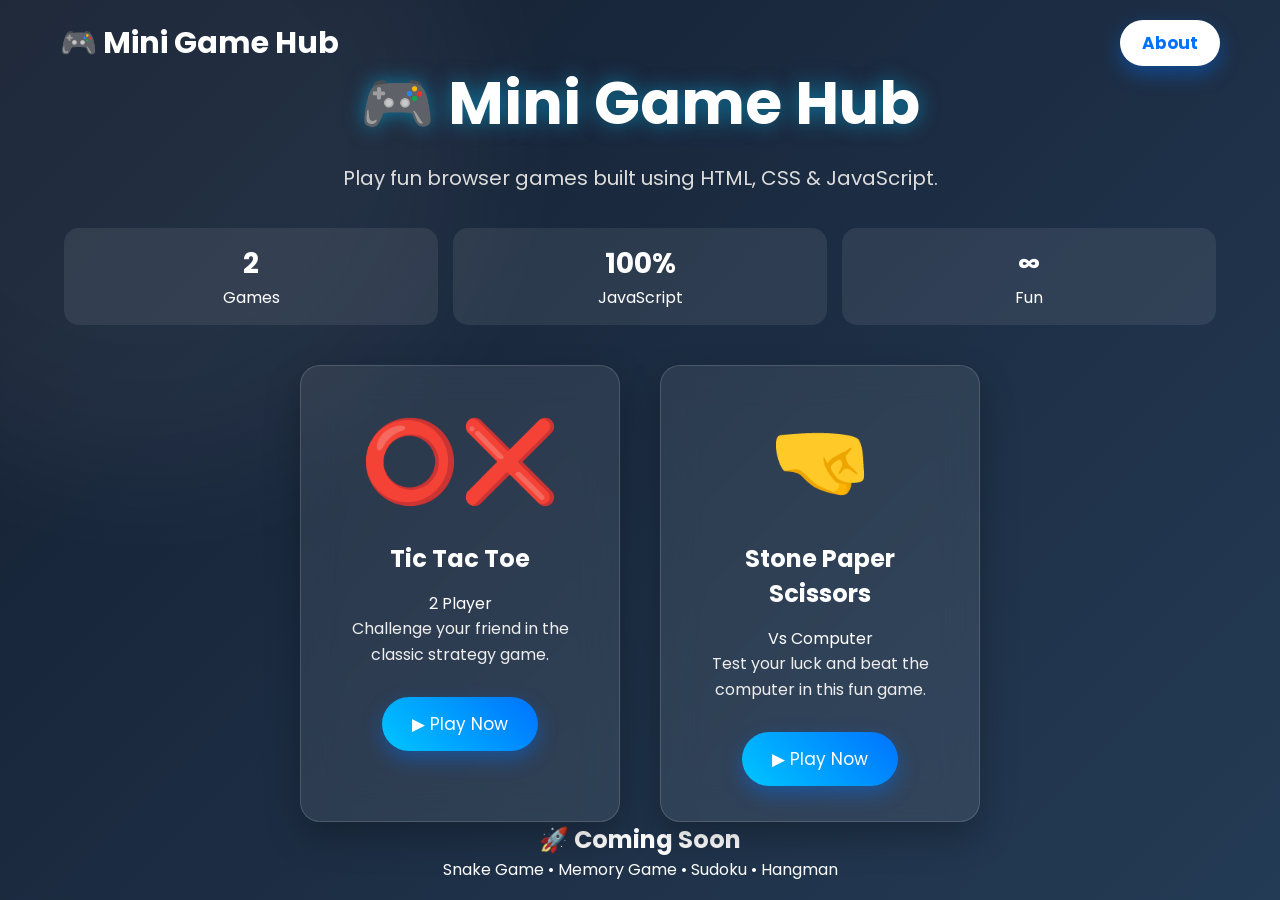
<file: index.html>
<!DOCTYPE html>
<html lang="en">

<head>
    <meta charset="UTF-8">
    <meta name="viewport" content="width=device-width, initial-scale=1.0">
    <title>Mini Game Hub</title>

    <link href="https://fonts.googleapis.com/css2?family=Poppins:wght@300;500;700&display=swap" rel="stylesheet">
    <link rel="stylesheet" href="style.css">
</head>

<body>

    <!-- Navigation -->
    <nav>
        <h2>🎮 Mini Game Hub</h2>

        <button class="aboutBtn" onclick="showAbout()">
            About
        </button>
    </nav>

    <!-- Background Effect -->
    <div class="overlay"></div>

    <!-- Main Content -->
    <div class="container">

        <h1>🎮 Mini Game Hub</h1>

        <p class="subtitle">
            Play fun browser games built using HTML, CSS & JavaScript.
        </p>

        <!-- Stats -->
        <div class="stats">

            <div>
                <h3>2</h3>
                <p>Games</p>
            </div>

            <div>
                <h3>100%</h3>
                <p>JavaScript</p>
            </div>

            <div>
                <h3>∞</h3>
                <p>Fun</p>
            </div>

        </div>

        <!-- Game Cards -->
        <div class="game-container">

            <!-- Tic Tac Toe -->
            <div class="card">

                <div class="icon">⭕❌</div>

                <h2>Tic Tac Toe</h2>

                <span class="badge">2 Player</span>

                <p>
                    Challenge your friend in the classic strategy game.
                </p>

                <button onclick="openTicTacToe()">
                    ▶ Play Now
                </button>

            </div>

            <!-- Stone Paper Scissors -->
            <div class="card">

                <div class="icon">🤜</div>

                <h2>Stone Paper Scissors</h2>

                <span class="badge">Vs Computer</span>

                <p>
                    Test your luck and beat the computer in this fun game.
                </p>

                <button onclick="openSPS()">
                    ▶ Play Now
                </button>

            </div>

        </div>

        <!-- Coming Soon -->
        <div class="future">

            <h2>🚀 Coming Soon</h2>

            <p>
                Snake Game • Memory Game • Sudoku • Hangman
            </p>

        </div>

    </div>

    <!-- Footer -->
    <footer>
        Made with ❤️ using HTML, CSS & JavaScript
    </footer>

    <!-- About Popup -->
    <div class="popup" id="popup">

        <div class="popup-content">

            <span onclick="closePopup()">✖</span>

            <h2>About Mini Game Hub</h2>

            <p>
                <strong>Mini Game Hub</strong> is a browser-based gaming
                platform developed using HTML, CSS and JavaScript.

                <br><br>

                <strong>Available Games</strong>

                <br><br>

                🎲 Tic Tac Toe

                <br>

                🪨 Stone Paper Scissors

                <br><br>

                More exciting games will be added soon!

            </p>

        </div>

    </div>

    <script src="script.js"></script>

</body>

</html>
</file>
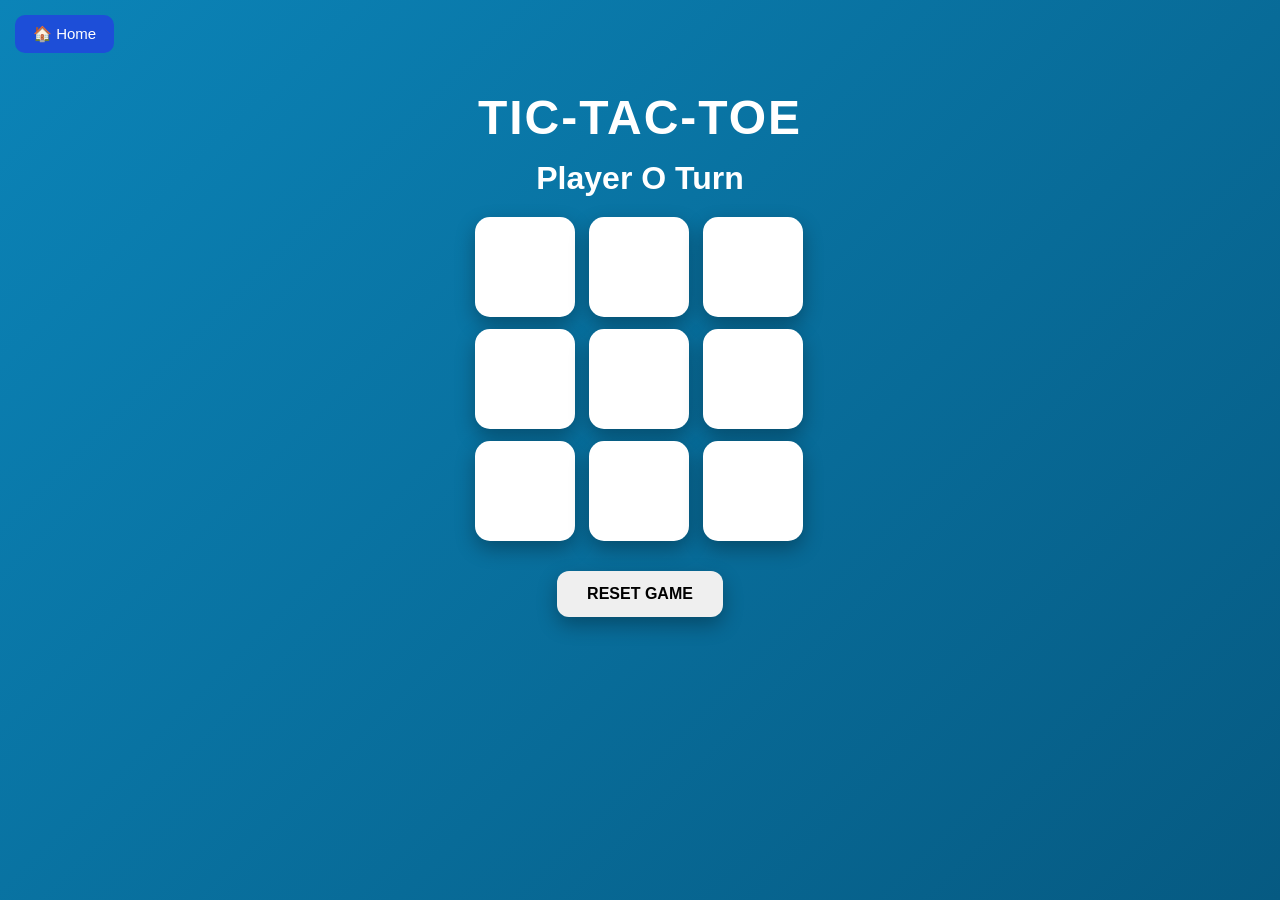
<file: tic-tac-toe/index.html>
<!DOCTYPE html>
<html lang="en">

<head>
    <meta charset="UTF-8">
    <meta name="viewport" content="width=device-width, initial-scale=1.0">
    <title>TIC TAC TOE</title>
    <link rel="stylesheet" href="style.css">
</head>

<body>
    <div class="msg-container hide">
        <p id="msg"></p>
        <button id="new-button">NEW GAME</button>
    </div>
    <main>
        <button class="homeBtn" onclick="goHome()">
        🏠 Home
        </button>
        <h1>TIC-TAC-TOE</h1>
        <h2 id="turn-msg">Player O Turn</h2>
        <div class="container">
            <div class="game">

                <button class="box"></button>
                <button class="box"></button>
                <button class="box"></button>
                <button class="box"></button>
                <button class="box"></button>
                <button class="box"></button>
                <button class="box"></button>
                <button class="box"></button>
                <button class="box"></button>

            </div>
        </div>
        <button id="reset">RESET GAME</button>
    </main>
    <script src="script.js"></script>
</body>

</html>
</file>
<file: style.css>
*{
    margin:0;
    padding:0;
    box-sizing:border-box;
    font-family:'Poppins',sans-serif;
}

body{
    min-height:100vh;
    background:linear-gradient(135deg,#141e30,#243b55);
    display:flex;
    justify-content:center;
    align-items:center;
    overflow-x:hidden;
    color:white;
    transition:.5s;
}

/* Navigation */

nav{
    position:fixed;
    top:0;
    left:0;
    width:100%;
    padding:20px 60px;
    display:flex;
    justify-content:space-between;
    align-items:center;
    z-index:1000;
}

nav h2{
    font-size:30px;
    color:white;
}

.aboutBtn{
    background:white;
    color:#0072ff;
    padding:10px 22px;
    border:none;
    border-radius:30px;
    cursor:pointer;
    font-weight:bold;
    transition:.3s;
}

.aboutBtn:hover{
    background:#0072ff;
    color:white;
    transform:translateY(-2px);
}

/* Background Circle */

.overlay{
    position:absolute;
    width:650px;
    height:650px;
    border-radius:50%;
    background:rgba(255,255,255,.05);
    top:-180px;
    left:-180px;
    filter:blur(70px);
}

/* Main Container */

.container{
    width:90%;
    max-width:1200px;
    text-align:center;
    z-index:10;
    animation:fadeIn 1s ease;
    padding-top:40px;
}

/* Heading */

h1{
    font-size:60px;
    margin-bottom:15px;
    text-shadow:0 0 20px rgba(0,198,255,.5);
}

.subtitle{
    font-size:20px;
    color:#dddddd;
    margin-bottom:35px;
}

/* Stats */

.stats{
    display:grid;
    grid-template-columns:repeat(3,1fr);
    gap:15px;
    margin:30px 0 40px;
}

.stats div{
    background:rgba(255,255,255,.08);
    padding:15px;
    border-radius:15px;
}

.stats h3{
    font-size:28px;
}
/* Cards */

.game-container{
    display:flex;
    justify-content:center;
    gap:40px;
    flex-wrap:wrap;
}

.card{
    width:320px;
    padding:35px;
    border-radius:20px;
    background:rgba(255,255,255,.08);
    backdrop-filter:blur(18px);
    border:1px solid rgba(255,255,255,.15);
    box-shadow:0 15px 35px rgba(0,0,0,.25);
    transition:all .4s ease;
    animation:float 3s ease-in-out infinite;
}

.card:nth-child(2){
    animation-delay:1s;
}

.card:hover{
    animation-play-state:paused;
    transform:translateY(-15px) scale(1.05);
    box-shadow:0 20px 40px rgba(0,0,0,.45);
}

.icon{
    font-size:80px;
    margin-bottom:20px;
}

.card h2{
    margin-bottom:15px;
}

.card p{
    line-height:1.6;
    color:#eeeeee;
    margin-bottom:30px;
}

/* Buttons */

button{
    padding:14px 30px;
    border:none;
    border-radius:40px;
    background:linear-gradient(45deg,#00c6ff,#0072ff);
    color:white;
    font-size:17px;
    cursor:pointer;
    transition:.3s;
    box-shadow:0 8px 20px rgba(0,114,255,.4);
}

button:hover{
    transform:translateY(-3px);
    box-shadow:0 15px 35px rgba(0,114,255,.6);
}

/* Footer */

footer{
   display: none;
}

/* Popup */

.popup{
    position:fixed;
    inset:0;
    display:none;
    justify-content:center;
    align-items:center;
    background:rgba(0,0,0,.75);
    z-index:9999;
}

.popup-content{
    width:420px;
    background:white;
    color:black;
    padding:35px;
    border-radius:20px;
    position:relative;
    animation:popup .3s ease;
}

.popup-content span{
    position:absolute;
    right:18px;
    top:12px;
    font-size:24px;
    cursor:pointer;
    transition:.3s;
}

.popup-content span:hover{
    color:red;
}

.popup-content h2{
    margin-bottom:20px;
}

.popup-content p{
    line-height:1.7;
}

/* Floating Animation */

@keyframes float{

    0%{
        transform:translateY(0);
    }

    50%{
        transform:translateY(-10px);
    }

    100%{
        transform:translateY(0);
    }

}

/* Fade Animation */

@keyframes fadeIn{

    from{
        opacity:0;
        transform:translateY(30px);
    }

    to{
        opacity:1;
        transform:translateY(0);
    }

}

@keyframes popup{

    from{
        opacity:0;
        transform:scale(.8);
    }

    to{
        opacity:1;
        transform:scale(1);
    }

}

/* Responsive */

@media(max-width:900px){

    nav{
        padding:15px 20px;
    }

    nav h2{
        font-size:20px;
    }

    .aboutBtn{
        padding:8px 16px;
        font-size:14px;
    }

    .container{
        margin-top:80px;
        padding-bottom:50px;
    }

    h1{
        font-size:42px;
        line-height:1.2;
    }

    .subtitle{
        font-size:18px;
        padding:0 10px;
    }

    .stats{
        flex-direction:column;
        gap:25px;
    }

    .game-container{
        flex-direction:column;
        align-items:center;
    }

    .card{
        width:95%;
        max-width:340px;
    }

    footer{
        position:relative;
        margin-top:40px;
        padding:20px;
        text-align:center;
    }

}
</file>
<file: tic-tac-toe/style.css>
*{
    margin:0;
    padding:0;
    box-sizing:border-box;
    font-family:'Poppins',sans-serif;
}

body{
    background:linear-gradient(135deg,#0b84b8,#065a82);
    color:white;
    text-align:center;
    min-height:100vh;
    padding:20px;
}

/* Home Button */

.homeBtn{
    position:fixed;
    top:15px;
    left:15px;
    padding:10px 18px;
    border:none;
    border-radius:10px;
    background:#1d4ed8;
    color:white;
    cursor:pointer;
    font-size:15px;
    z-index:1000;
    transition:.3s;
}

.homeBtn:hover{
    background:#2563eb;
    transform:scale(1.05);
}

/* Heading */

h1{
    margin-top:70px;
    font-size:3rem;
    letter-spacing:2px;
}

#turn-msg{
    margin-top:15px;
    font-size:2rem;
    margin-bottom:20px;
}

/* Game */

.container{
    display:flex;
    justify-content:center;
    align-items:center;
    margin-top:20px;
}

.game{
    width:330px;
    display:grid;
    grid-template-columns:repeat(3,1fr);
    gap:12px;
}

.box{
    width:100px;
    height:100px;
    border:none;
    border-radius:15px;
    background:white;
    box-shadow:0 8px 20px rgba(0,0,0,.3);
    font-size:3rem;
    font-weight:bold;
    cursor:pointer;
    transition:.3s;
}

.box:hover{
    transform:scale(1.05);
}

/* Buttons */

#reset,
#new-button{

    margin-top:30px;

    padding:14px 30px;

    border:none;

    border-radius:12px;

    font-size:1rem;

    font-weight:bold;

    cursor:pointer;

    transition:.3s;

    box-shadow:0 8px 20px rgba(0,0,0,.3);

}

#reset:hover,
#new-button:hover{

    transform:translateY(-3px);

}

/* Winner Popup */

.msg-container{

    position:fixed;

    inset:0;

    background:rgba(0,0,0,.75);

    display:flex;

    justify-content:center;

    align-items:center;

    flex-direction:column;

    gap:25px;

    z-index:999;

}

#msg{

    font-size:3rem;

    font-weight:bold;

    text-align:center;

    padding:0 20px;

}

.hide{

    display:none;

}

/* Mobile */

@media(max-width:768px){

    body{
        padding:15px;
    }

    .homeBtn{

        top:10px;
        left:10px;
        font-size:13px;
        padding:8px 14px;

    }

    h1{

        margin-top:65px;

        font-size:2.2rem;

    }

    #turn-msg{

        font-size:1.4rem;

    }

    .game{

        width:270px;

        gap:10px;

    }

    .box{

        width:80px;

        height:80px;

        font-size:2.3rem;

    }

    #msg{

        font-size:2rem;

        line-height:1.3;

    }

    #reset,
    #new-button{

        width:180px;

        font-size:.95rem;

        padding:12px;

    }

}

@media(max-width:400px){

    h1{

        font-size:1.8rem;

    }

    #turn-msg{

        font-size:1.2rem;

    }

    .game{

        width:240px;

    }

    .box{

        width:72px;

        height:72px;

        font-size:2rem;

    }

    #msg{

        font-size:1.6rem;

    }

}
</file>
